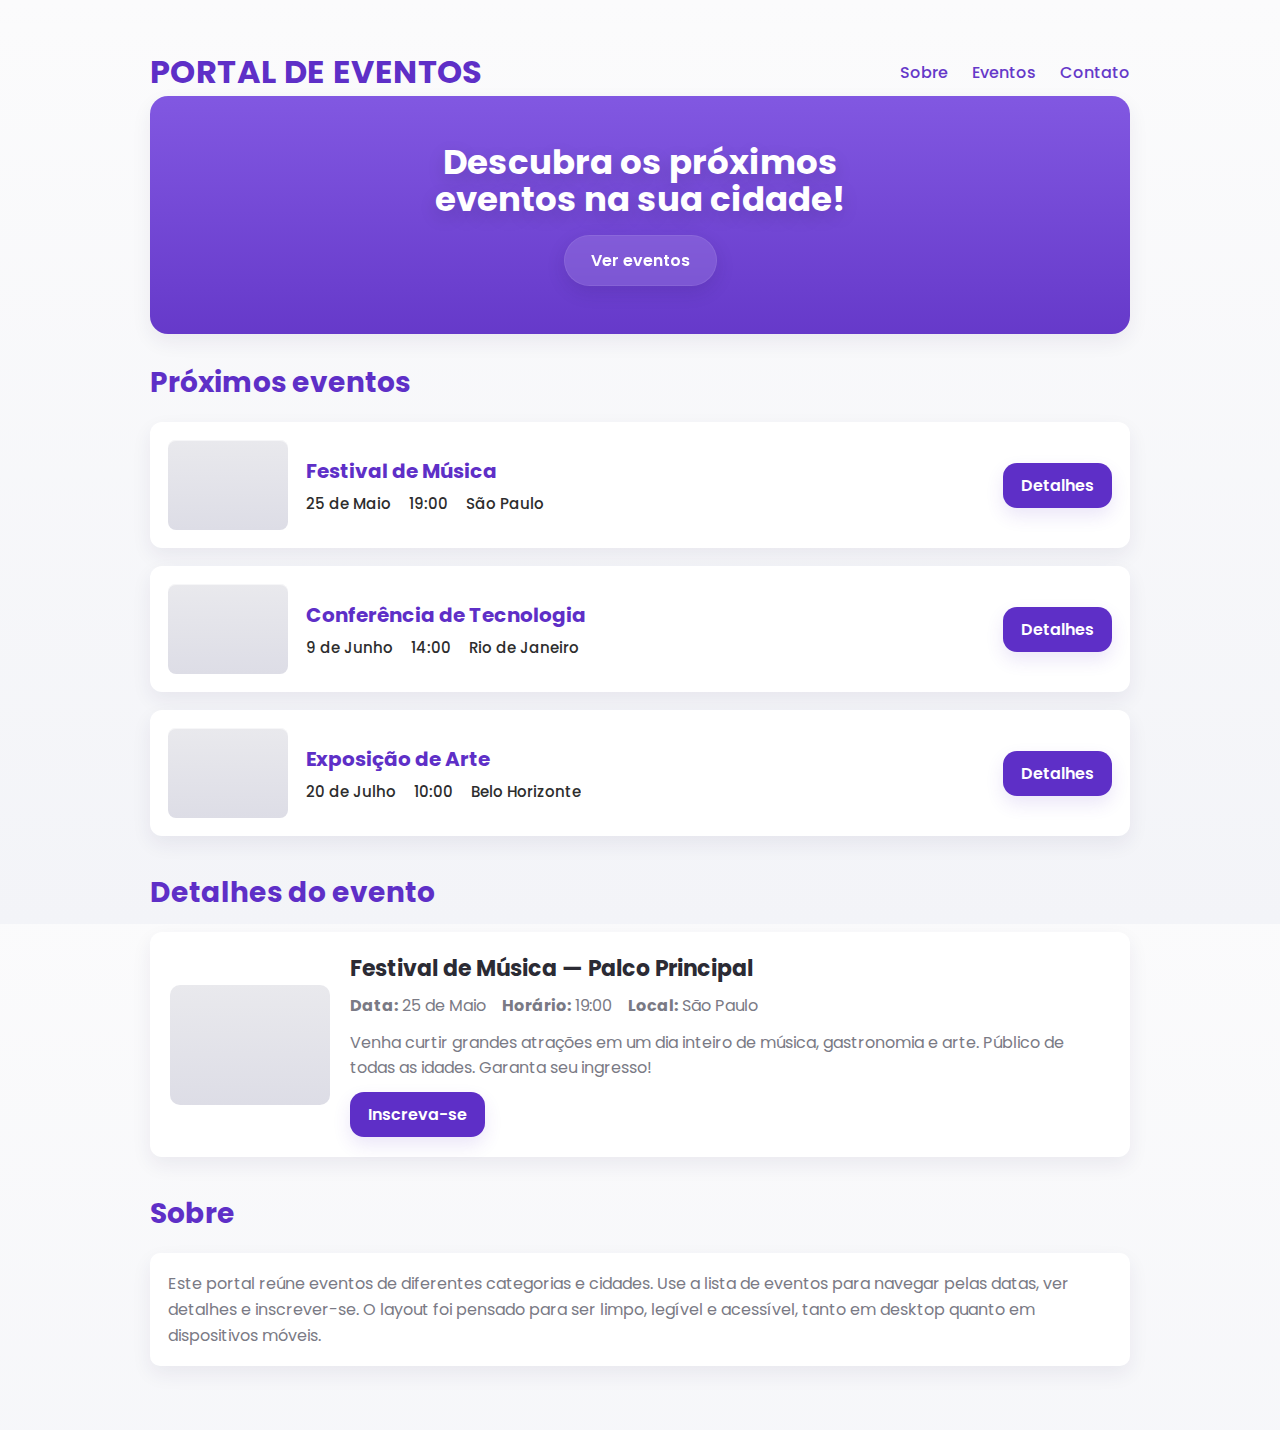
<file: nik/index.html>
<!doctype html>
<html lang="pt-BR">
<head>
  <meta charset="utf-8" />
  <meta name="viewport" content="width=device-width,initial-scale=1" />
  <title>Portal de Eventos</title>

  <!-- Fonte -->
  <link href="https://fonts.googleapis.com/css2?family=Poppins:wght@300;400;600;700&display=swap" rel="stylesheet">

  <!-- Estilos externos -->
  <link rel="stylesheet" href="style.css">
</head>

<body>
  <div class="container">
    <header class="centered" style="padding:0;">
      <div class="header-content">
        <div class="logo">PORTAL DE EVENTOS</div>
        <nav>
          <a href="#">Sobre</a>
          <a href="#">Eventos</a>
          <a href="#">Contato</a>
        </nav>
      </div>
    </header>

    <main class="centered" style="padding:0;">
      <!-- HERO -->
      <section class="hero" aria-label="Banner">
        <div>
          <h1>Descubra os próximos<br>eventos na sua cidade!</h1>
          <a class="cta" href="#proximos">Ver eventos</a>
        </div>
      </section>

      <!-- Próximos eventos -->
      <section id="proximos" aria-label="Próximos eventos" style="margin-top:12px;">
        <h2 class="section-title">Próximos eventos</h2>

        <div class="events-list" aria-live="polite">
          <!-- card 1 -->
          <article class="event-card" role="article">
            <div class="event-thumb" aria-hidden="true"></div>

            <div class="event-info">
              <h3 class="event-title">Festival de Música</h3>
              <div class="event-meta">
                <div class="meta-item">25 de Maio</div>
                <div class="meta-item">19:00</div>
                <div class="meta-item">São Paulo</div>
              </div>
            </div>

            <div class="event-actions">
              <a class="btn" href="#">Detalhes</a>
            </div>
          </article>

          <!-- card 2 -->
          <article class="event-card">
            <div class="event-thumb" aria-hidden="true"></div>

            <div class="event-info">
              <h3 class="event-title">Conferência de Tecnologia</h3>
              <div class="event-meta">
                <div class="meta-item">9 de Junho</div>
                <div class="meta-item">14:00</div>
                <div class="meta-item">Rio de Janeiro</div>
              </div>
            </div>

            <div class="event-actions">
              <a class="btn" href="#">Detalhes</a>
            </div>
          </article>

          <!-- card 3 -->
          <article class="event-card">
            <div class="event-thumb" aria-hidden="true"></div>

            <div class="event-info">
              <h3 class="event-title">Exposição de Arte</h3>
              <div class="event-meta">
                <div class="meta-item">20 de Julho</div>
                <div class="meta-item">10:00</div>
                <div class="meta-item">Belo Horizonte</div>
              </div>
            </div>

            <div class="event-actions">
              <a class="btn" href="#">Detalhes</a>
            </div>
          </article>
        </div>
      </section>

      <!-- Detalhes do evento -->
      <section aria-label="Detalhes do evento">
        <h2 class="section-title">Detalhes do evento</h2>

        <div class="detail-card">
          <div class="detail-thumb" aria-hidden="true"></div>
          <div class="detail-content">
            <h3>Festival de Música — Palco Principal</h3>
            <p><strong>Data:</strong> 25 de Maio &nbsp;&nbsp; <strong>Horário:</strong> 19:00 &nbsp;&nbsp; <strong>Local:</strong> São Paulo</p>
            <p>Venha curtir grandes atrações em um dia inteiro de música, gastronomia e arte. Público de todas as idades. Garanta seu ingresso!</p>
            <div class="subscribe">
              <a class="btn" href="#">Inscreva-se</a>
            </div>
          </div>
        </div>
      </section>

      <!-- Sobre -->
      <section style="margin-bottom:40px;">
        <h2 class="section-title">Sobre</h2>
        <div class="about">
          Este portal reúne eventos de diferentes categorias e cidades. Use a lista de eventos para navegar pelas datas, ver detalhes e inscrever-se. O layout foi pensado para ser limpo, legível e acessível, tanto em desktop quanto em dispositivos móveis.
        </div>
      </section>
    </main>
  </div>
</body>
</html>
</file>
<file: nik/style.css>
:root {
  --bg: #f6f6f8;
  --card: #ffffff;
  --muted: #7a7a85;
  --purple-700: #5e2fc7;
  --purple-500: #7b4fe0;
  --shadow: 0 8px 20px rgba(38, 22, 84, 0.07);
  --radius: 18px;
  --max-width: 980px;
}

/* Geral */
* {
  box-sizing: border-box;
}

html, body {
  height: 100%;
  margin: 0;
  font-family: "Poppins", system-ui, -apple-system, "Segoe UI", Roboto, "Helvetica Neue", Arial;
  background: linear-gradient(180deg, #fbfbfc 0%, #f3f4f8 100%);
  color: #222;
  -webkit-font-smoothing: antialiased;
  -moz-osx-font-smoothing: grayscale;
}

.container {
  max-width: calc(var(--max-width) + 48px);
  margin: 24px auto;
  padding: 24px;
}

/* Header */
header {
  display: flex;
  align-items: center;
  justify-content: space-between;
  gap: 20px;
  margin-bottom: 22px;
}

.header-content {
  display: flex;
  align-items: center;
  justify-content: space-between;
  gap: 24px;
  width: 100%;
}

.logo {
  font-weight: 700;
  font-size: 32px;
  color: var(--purple-700);
  letter-spacing: 0.4px;
}

nav {
  display: flex;
  gap: 24px;
  align-items: center;
}

nav a {
  color: var(--purple-700);
  text-decoration: none;
  font-weight: 500;
  opacity: 0.95;
}

/* Hero */
.hero {
  background: linear-gradient(180deg, rgba(123,79,224,0.95), rgba(94,47,199,0.95));
  color: white;
  border-radius: var(--radius);
  padding: 48px 36px;
  margin-bottom: 28px;
  position: relative;
  overflow: hidden;
  box-shadow: var(--shadow);
  min-height: 180px;
  display: flex;
  align-items: center;
  justify-content: center;
  text-align: center;
}

.hero h1 {
  font-size: 34px;
  line-height: 1.08;
  margin: 0 0 18px;
  font-weight: 700;
  text-shadow: 0 6px 18px rgba(0,0,0,0.15);
}

.hero .cta {
  display: inline-block;
  padding: 12px 26px;
  border-radius: 40px;
  background: rgba(255,255,255,0.12);
  border: 1px solid rgba(255,255,255,0.08);
  color: white;
  font-weight: 600;
  text-decoration: none;
  box-shadow: 0 6px 18px rgba(38,22,84,0.15);
  backdrop-filter: blur(2px);
}

/* Main */
main {
  max-width: var(--max-width);
  margin: 0 auto;
}

.section-title {
  font-size: 28px;
  color: var(--purple-700);
  font-weight: 700;
  margin: 18px 0;
}

/* Cards de eventos */
.events-list {
  display: flex;
  flex-direction: column;
  gap: 18px;
  margin-bottom: 36px;
}

.event-card {
  background: var(--card);
  border-radius: 12px;
  box-shadow: var(--shadow);
  padding: 18px;
  display: flex;
  gap: 18px;
  align-items: center;
}

.event-thumb {
  width: 120px;
  height: 90px;
  border-radius: 8px;
  background: linear-gradient(180deg,#e9e9ed,#dddde6);
  flex-shrink: 0;
  box-shadow: inset 0 1px 0 rgba(255,255,255,0.6);
}

.event-info {
  flex: 1;
  min-width: 0;
}

.event-title {
  margin: 0 0 6px;
  font-size: 20px;
  color: var(--purple-700);
  font-weight: 700;
}

.event-meta {
  color: #222;
  font-size: 15px;
  display: flex;
  gap: 18px;
  align-items: center;
  flex-wrap: wrap;
}

.meta-item {
  color: #222;
  opacity: 0.95;
  font-weight: 500;
}

.event-actions {
  display: flex;
  align-items: center;
  gap: 12px;
}

.btn {
  display: inline-block;
  padding: 10px 18px;
  border-radius: 14px;
  border: none;
  cursor: pointer;
  font-weight: 600;
  text-decoration: none;
  background: var(--purple-700);
  color: white;
  box-shadow: 0 8px 18px rgba(94,47,199,0.12);
  transition: transform .12s ease, box-shadow .12s ease;
}

.btn:active {
  transform: translateY(1px);
}

.btn.ghost {
  background: transparent;
  color: var(--purple-700);
  border: 1px solid rgba(123,79,224,0.12);
  box-shadow: none;
}

/* Detalhes */
.detail-card {
  background: var(--card);
  border-radius: 12px;
  box-shadow: var(--shadow);
  padding: 20px;
  display: flex;
  gap: 20px;
  margin-bottom: 36px;
  align-items: center;
}

.detail-thumb {
  width: 160px;
  height: 120px;
  border-radius: 10px;
  background: linear-gradient(180deg,#e9e9ed,#dddde6);
  flex-shrink: 0;
}

.detail-content h3 {
  margin: 0 0 8px;
  color: #2b2b34;
  font-size: 22px;
}

.detail-content p {
  margin: 0 0 12px;
  color: var(--muted);
}

.detail-content .subscribe {
  margin-top: 8px;
}

/* Sobre */
.about {
  background: var(--card);
  border-radius: 10px;
  padding: 18px;
  box-shadow: var(--shadow);
  color: var(--muted);
  line-height: 1.6;
}

/* Responsivo */
@media (max-width: 780px) {
  .container {
    padding: 16px;
    margin: 12px auto;
  }

  .logo {
    font-size: 24px;
  }

  .hero {
    padding: 28px 18px;
    border-radius: 14px;
    min-height: 160px;
  }

  .hero h1 {
    font-size: 22px;
  }

  .event-card {
    padding: 14px;
    gap: 12px;
    align-items: flex-start;
  }

  .event-thumb {
    width: 92px;
    height: 72px;
  }

  .detail-card {
    flex-direction: column;
    align-items: flex-start;
    gap: 12px;
  }

  .detail-thumb {
    width: 100%;
    height: 140px;
  }

  nav {
    gap: 14px;
  }
}

.centered {
  max-width: var(--max-width);
  margin: 0 auto;
  padding: 0 12px;
}
</file>
